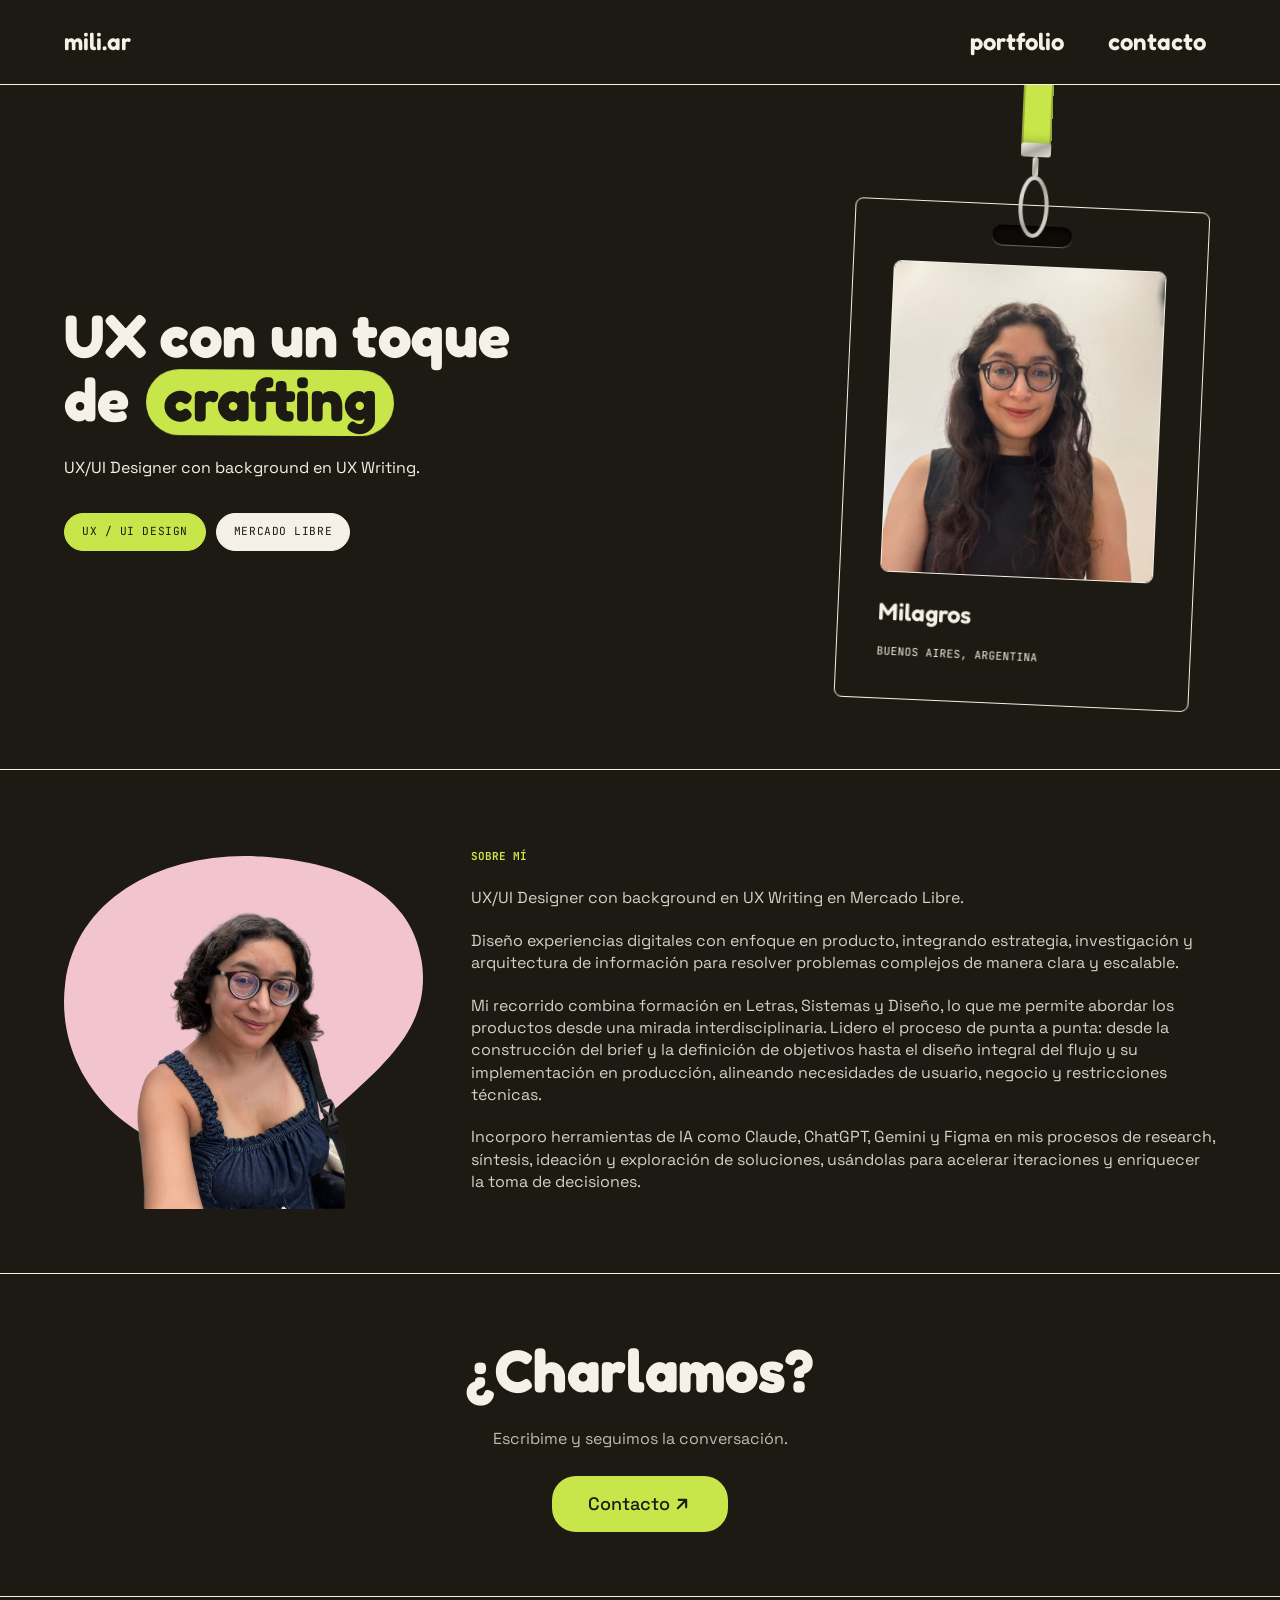
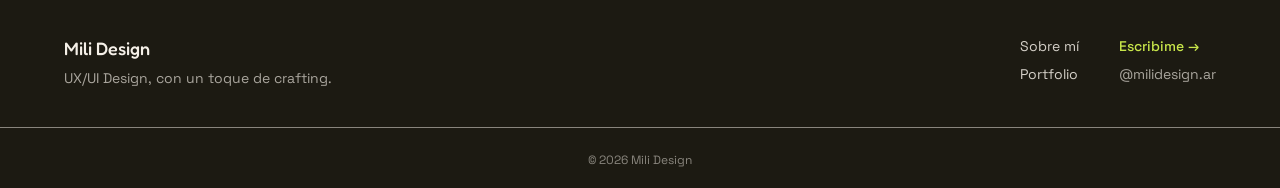
<file: index.html>
<!doctype html>
<html lang="es">
  <head>
    <meta charset="utf-8" />
    <meta name="viewport" content="width=device-width, initial-scale=1" />
    <title>mili.ar — UX/UI Designer</title>
    <meta name="description" content="Milagros, UX/UI Designer con background en UX Writing. UX con un toque de crafting." />
    <meta name="theme-color" content="#1c1a12" />
    <meta property="og:title" content="mili.ar — UX/UI Designer" />
    <meta property="og:description" content="UX con un toque de crafting." />
    <meta property="og:type" content="website" />

    <link rel="preconnect" href="https://fonts.googleapis.com" />
    <link rel="preconnect" href="https://fonts.gstatic.com" crossorigin />
    <link
      href="https://fonts.googleapis.com/css2?family=Fredoka:wght@500;600;700&family=JetBrains+Mono:wght@400&family=Space+Grotesk:wght@400;500&display=swap"
      rel="stylesheet"
    />
    <link rel="stylesheet" href="css/main.css" />
    <script>document.documentElement.classList.add("js");</script>
    <script type="module" src="js/main.js"></script>
  </head>
  <body>
    <a class="skip-link" href="#contenido">Saltar al contenido</a>

    <header class="nav">
      <div class="container nav__inner">
        <a class="nav__logo" href="index.html" aria-label="mili.ar, inicio">mili.ar</a>
        <nav aria-label="Principal">
          <ul class="nav__list">
            <li><a class="nav__link" href="portfolio.html">portfolio</a></li>
            <!-- V2: <li><a class="nav__link" href="sobre-mi.html">sobre mí</a></li> -->
            <li><a class="nav__link" href="contacto.html">contacto</a></li>
          </ul>
        </nav>
      </div>
    </header>

    <main id="contenido">
      <section class="hero" aria-labelledby="hero-title">
        <div class="container hero__inner">
          <div class="hero__content">
            <div class="hero__text">
              <h1 class="hero__title" id="hero-title">
                UX con un toque de <span class="highlight">crafting</span>
              </h1>
              <p>UX/UI Designer con background en UX Writing.</p>
            </div>
            <ul class="pill-list" aria-label="Áreas">
              <li><span class="pill pill--lima">UX / UI Design</span></li>
              <li><span class="pill">Mercado Libre</span></li>
            </ul>
          </div>

          <!-- Credencial colgante: se puede agarrar y soltar (js/components/badge.js) -->
          <div class="badge" data-badge>
            <span class="badge__pivot" aria-hidden="true"></span>
            <div class="badge__strap" aria-hidden="true"></div>
            <svg class="badge__clasp" viewBox="0 0 34 100" fill="none" aria-hidden="true">
              <defs>
                <linearGradient id="metal" x1="0" y1="0" x2="1" y2="1">
                  <stop offset="0" stop-color="#f4f2ec" />
                  <stop offset="0.5" stop-color="#a9a79e" />
                  <stop offset="1" stop-color="#e3e0d6" />
                </linearGradient>
              </defs>
              <rect x="2" y="0" width="30" height="14" rx="3" fill="url(#metal)" />
              <rect x="14" y="14" width="6" height="20" rx="3" fill="url(#metal)" />
              <ellipse cx="17" cy="64" rx="13" ry="29" stroke="url(#metal)" stroke-width="4" />
            </svg>

            <figure class="badge__card" style="margin: 0">
              <div class="badge__inner">
                <div class="badge__slot" aria-hidden="true"></div>
                <div class="badge__body">
                  <img
                    class="badge__photo"
                    src="assets/img/mili-credencial.jpg"
                    alt="Retrato de Milagros"
                    width="768"
                    height="1024"
                    draggable="false"
                  />
                  <figcaption class="badge__text">
                    <span class="badge__name">Milagros</span>
                    <span class="badge__location">Buenos Aires, Argentina</span>
                  </figcaption>
                </div>
              </div>
              <span class="badge__glare" aria-hidden="true"></span>
            </figure>
          </div>
        </div>
      </section>

      <div class="section" id="sobre-mi" aria-labelledby="about-label">
        <div class="container about">
          <div class="about__visual" data-reveal>
            <img class="about__blob" src="assets/img/blob-sobre-mi.svg" alt="" width="359" height="300" />
            <div class="about__photo">
              <img src="assets/img/mili-sobre-mi.png" alt="Milagros sonriendo" width="1125" height="1500" loading="lazy" />
            </div>
          </div>

          <div class="about__text" data-reveal data-reveal-delay="1">
            <h2 class="t-label about__label" id="about-label">Sobre mí</h2>
            <div class="about__body">
              <div class="about__copy">
                <p>UX/UI Designer con background en UX Writing en Mercado Libre.</p>
                <p>
                  Diseño experiencias digitales con enfoque en producto, integrando estrategia, investigación y
                  arquitectura de información para resolver problemas complejos de manera clara y escalable.
                </p>
                <p>
                  Mi recorrido combina formación en Letras, Sistemas y Diseño, lo que me permite abordar los productos
                  desde una mirada interdisciplinaria. Lidero el proceso de punta a punta: desde la construcción del
                  brief y la definición de objetivos hasta el diseño integral del flujo y su implementación en
                  producción, alineando necesidades de usuario, negocio y restricciones técnicas.
                </p>
                <p>
                  Incorporo herramientas de IA como Claude, ChatGPT, Gemini y Figma en mis procesos de research,
                  síntesis, ideación y exploración de soluciones, usándolas para acelerar iteraciones y enriquecer la
                  toma de decisiones.
                </p>
              </div>
              <!-- V2: sumar acá el botón "Conocer más" apuntando a sobre-mi.html -->
            </div>
          </div>
        </div>
      </div>

      <section class="section" aria-labelledby="closing-title">
        <div class="container closing" data-reveal>
          <h2 class="t-display" id="closing-title">¿Charlamos?</h2>
          <p class="closing__text">Escribime y seguimos la conversación.</p>
          <a class="btn" href="contacto.html">Contacto</a>
        </div>
      </section>
    </main>

    <footer class="footer">
      <div class="container footer__main">
        <div class="footer__brand">
          <p class="footer__brand-name">Mili Design</p>
          <p class="footer__brand-tagline">UX/UI Design, con un toque de crafting.</p>
        </div>
        <ul class="footer__col">
          <li><a href="index.html#sobre-mi">Sobre mí</a></li>
          <li><a href="portfolio.html">Portfolio</a></li>
        </ul>
        <ul class="footer__col">
          <li><a class="footer__cta" href="contacto.html">Escribime →</a></li>
          <li><a class="footer__handle" href="https://www.instagram.com/milidesign.ar/" target="_blank" rel="noopener noreferrer">@milidesign.ar</a></li>
        </ul>
      </div>
      <p class="footer__bottom">© 2026 Mili Design</p>
    </footer>
  </body>
</html>
</file>
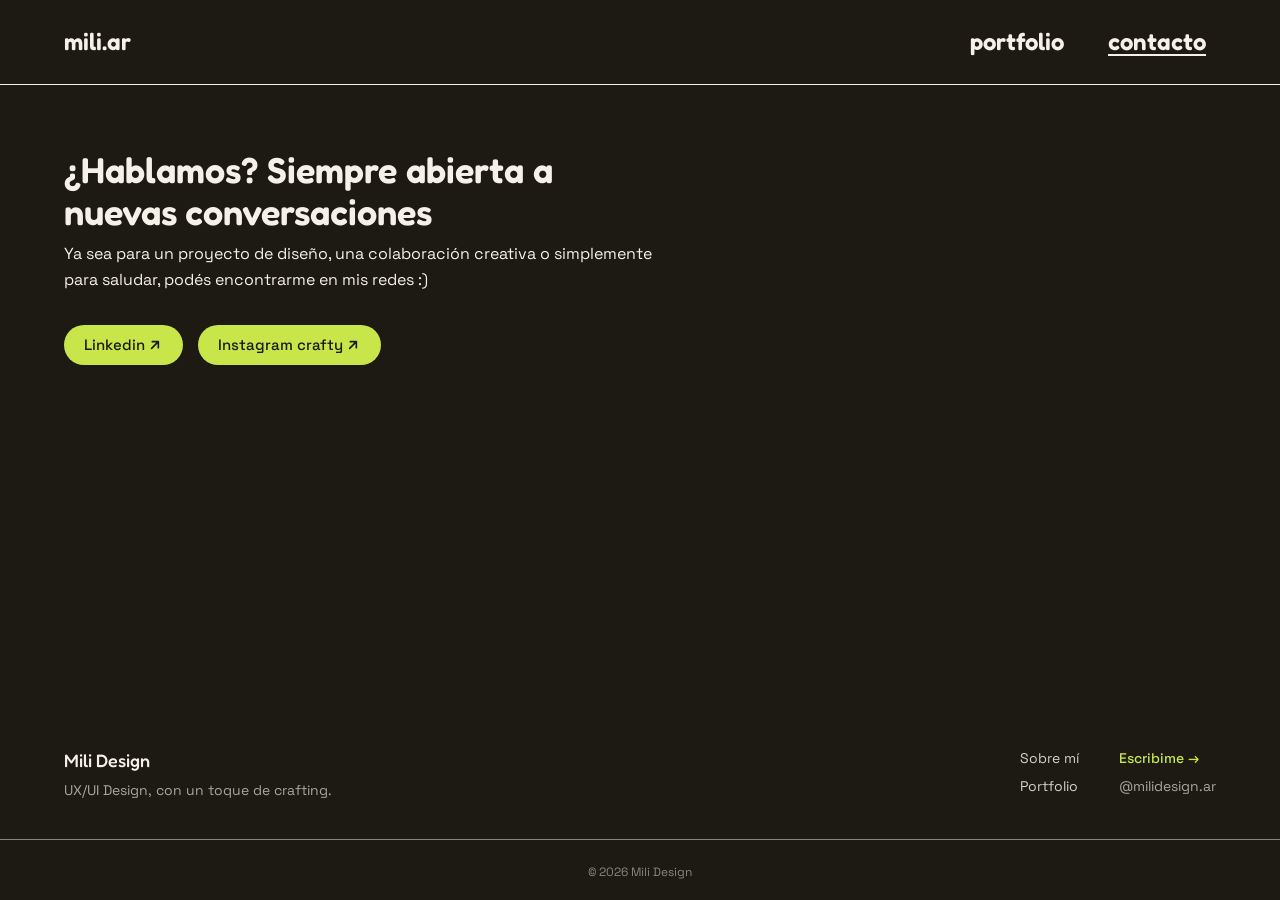
<file: contacto.html>
<!doctype html>
<html lang="es">
  <head>
    <meta charset="utf-8" />
    <meta name="viewport" content="width=device-width, initial-scale=1" />
    <title>Contacto — mili.ar</title>
    <meta name="description" content="¿Hablamos? Siempre abierta a nuevas conversaciones." />
    <meta name="theme-color" content="#1c1a12" />

    <link rel="preconnect" href="https://fonts.googleapis.com" />
    <link rel="preconnect" href="https://fonts.gstatic.com" crossorigin />
    <link
      href="https://fonts.googleapis.com/css2?family=Fredoka:wght@500;600;700&family=JetBrains+Mono:wght@400&family=Space+Grotesk:wght@400;500&display=swap"
      rel="stylesheet"
    />
    <link rel="stylesheet" href="css/main.css" />
    <script>document.documentElement.classList.add("js");</script>
    <script type="module" src="js/main.js"></script>
  </head>
  <body>
    <a class="skip-link" href="#contenido">Saltar al contenido</a>

    <header class="nav">
      <div class="container nav__inner">
        <a class="nav__logo" href="index.html" aria-label="mili.ar, inicio">mili.ar</a>
        <nav aria-label="Principal">
          <ul class="nav__list">
            <li><a class="nav__link" href="portfolio.html">portfolio</a></li>
            <!-- V2: <li><a class="nav__link" href="sobre-mi.html">sobre mí</a></li> -->
            <li><a class="nav__link" href="contacto.html" aria-current="page">contacto</a></li>
          </ul>
        </nav>
      </div>
    </header>

    <main id="contenido">
      <div class="container section--page">
        <section class="contact" aria-labelledby="contact-title">
          <div class="contact__intro">
            <h1 class="t-h1" id="contact-title">¿Hablamos? Siempre abierta a nuevas conversaciones</h1>
            <p>
              Ya sea para un proyecto de diseño, una colaboración creativa o simplemente para saludar, podés
              encontrarme en mis redes :)
            </p>
          </div>
          <div class="contact__actions">
            <a class="btn btn--sm" href="https://www.linkedin.com/in/milagrosjuarez-uxwriter/" target="_blank" rel="noopener noreferrer">Linkedin</a>
            <a class="btn btn--sm" href="https://www.instagram.com/milidesign.ar/" target="_blank" rel="noopener noreferrer">Instagram crafty</a>
          </div>
        </section>
      </div>
    </main>

    <footer class="footer">
      <div class="container footer__main">
        <div class="footer__brand">
          <p class="footer__brand-name">Mili Design</p>
          <p class="footer__brand-tagline">UX/UI Design, con un toque de crafting.</p>
        </div>
        <ul class="footer__col">
          <li><a href="index.html#sobre-mi">Sobre mí</a></li>
          <li><a href="portfolio.html">Portfolio</a></li>
        </ul>
        <ul class="footer__col">
          <li><a class="footer__cta" href="contacto.html">Escribime →</a></li>
          <li><a class="footer__handle" href="https://www.instagram.com/milidesign.ar/" target="_blank" rel="noopener noreferrer">@milidesign.ar</a></li>
        </ul>
      </div>
      <p class="footer__bottom">© 2026 Mili Design</p>
    </footer>
  </body>
</html>
</file>
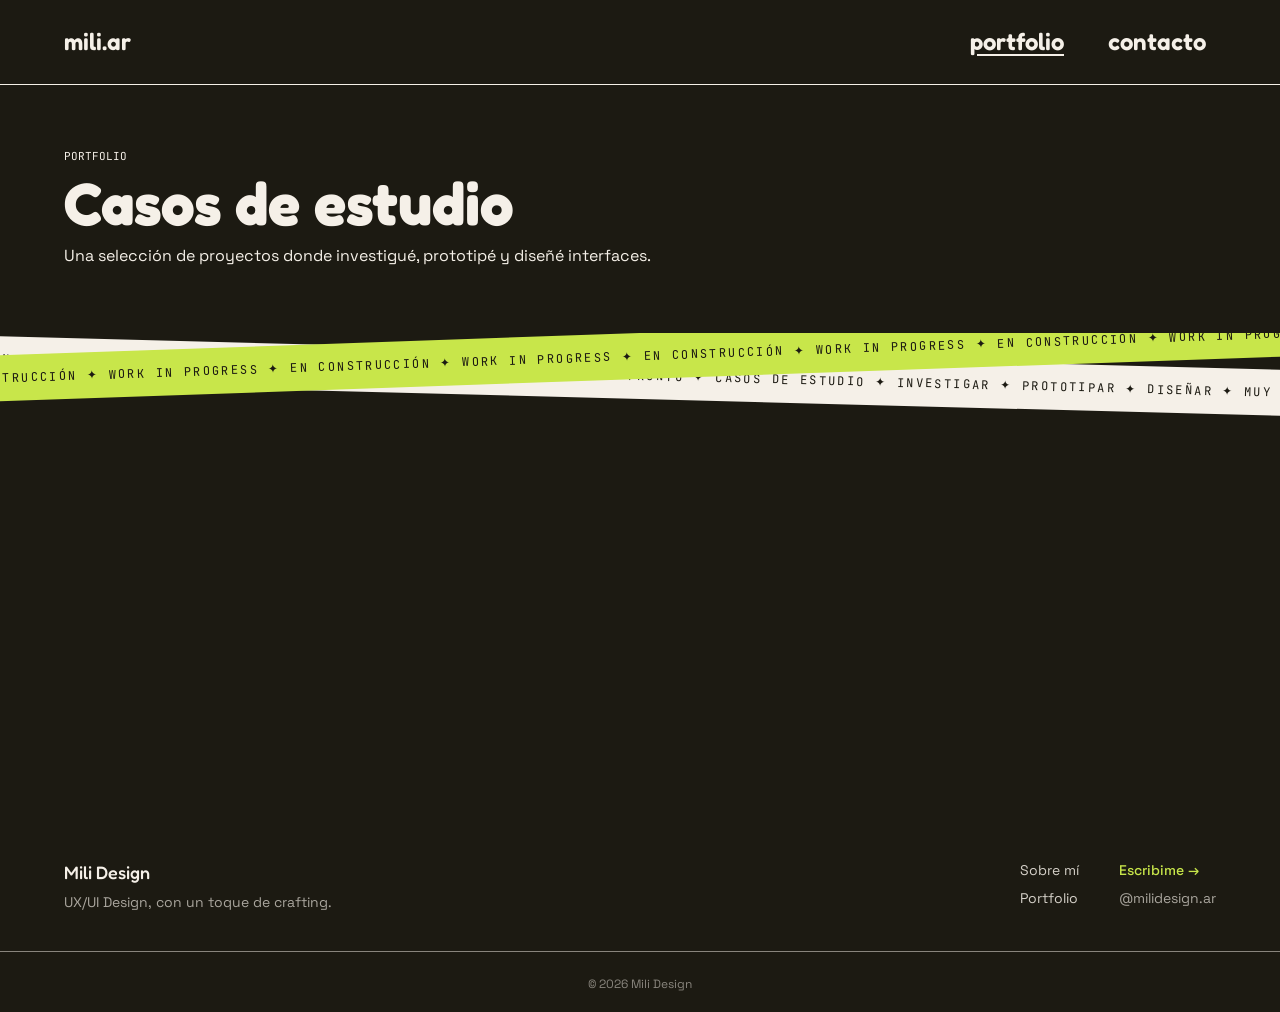
<file: portfolio.html>
<!doctype html>
<html lang="es">
  <head>
    <meta charset="utf-8" />
    <meta name="viewport" content="width=device-width, initial-scale=1" />
    <title>Portfolio — mili.ar</title>
    <meta name="description" content="Casos de estudio de UX/UI de Milagros. Próximamente." />
    <meta name="theme-color" content="#1c1a12" />

    <link rel="preconnect" href="https://fonts.googleapis.com" />
    <link rel="preconnect" href="https://fonts.gstatic.com" crossorigin />
    <link
      href="https://fonts.googleapis.com/css2?family=Fredoka:wght@500;600;700&family=JetBrains+Mono:wght@400&family=Space+Grotesk:wght@400;500&display=swap"
      rel="stylesheet"
    />
    <link rel="stylesheet" href="css/main.css" />
    <script>document.documentElement.classList.add("js");</script>
    <script type="module" src="js/main.js"></script>
  </head>
  <body>
    <a class="skip-link" href="#contenido">Saltar al contenido</a>

    <header class="nav">
      <div class="container nav__inner">
        <a class="nav__logo" href="index.html" aria-label="mili.ar, inicio">mili.ar</a>
        <nav aria-label="Principal">
          <ul class="nav__list">
            <li><a class="nav__link" href="portfolio.html" aria-current="page">portfolio</a></li>
            <!-- V2: <li><a class="nav__link" href="sobre-mi.html">sobre mí</a></li> -->
            <li><a class="nav__link" href="contacto.html">contacto</a></li>
          </ul>
        </nav>
      </div>
    </header>

    <main id="contenido">
      <div class="container section--page">
        <header class="page-header">
          <p class="t-label page-header__eyebrow">Portfolio</p>
          <h1 class="t-display">Casos de estudio</h1>
          <p>Una selección de proyectos donde investigué, prototipé y diseñé interfaces.</p>
        </header>
      </div>

      <!-- Decorativo. V2: reemplazar toda esta sección por la grilla de cards reales (components/card.css) -->
      <div class="wip" aria-hidden="true">
        <div class="tape">
          <div class="tape__track">
            <span>EN CONSTRUCCIÓN ✦ WORK IN PROGRESS ✦ EN CONSTRUCCIÓN ✦ WORK IN PROGRESS ✦ EN CONSTRUCCIÓN ✦ WORK IN PROGRESS ✦ EN CONSTRUCCIÓN ✦ WORK IN PROGRESS ✦ EN CONSTRUCCIÓN ✦ WORK IN PROGRESS ✦ EN CONSTRUCCIÓN ✦ WORK IN PROGRESS ✦ EN CONSTRUCCIÓN ✦ WORK IN PROGRESS ✦ EN CONSTRUCCIÓN ✦ WORK IN PROGRESS ✦ </span>
            <span>EN CONSTRUCCIÓN ✦ WORK IN PROGRESS ✦ EN CONSTRUCCIÓN ✦ WORK IN PROGRESS ✦ EN CONSTRUCCIÓN ✦ WORK IN PROGRESS ✦ EN CONSTRUCCIÓN ✦ WORK IN PROGRESS ✦ EN CONSTRUCCIÓN ✦ WORK IN PROGRESS ✦ EN CONSTRUCCIÓN ✦ WORK IN PROGRESS ✦ EN CONSTRUCCIÓN ✦ WORK IN PROGRESS ✦ EN CONSTRUCCIÓN ✦ WORK IN PROGRESS ✦ </span>
          </div>
        </div>
        <div class="tape tape--alt">
          <div class="tape__track">
            <span>MUY PRONTO ✦ CASOS DE ESTUDIO ✦ INVESTIGAR ✦ PROTOTIPAR ✦ DISEÑAR ✦ MUY PRONTO ✦ CASOS DE ESTUDIO ✦ INVESTIGAR ✦ PROTOTIPAR ✦ DISEÑAR ✦ MUY PRONTO ✦ CASOS DE ESTUDIO ✦ INVESTIGAR ✦ PROTOTIPAR ✦ DISEÑAR ✦ </span>
            <span>MUY PRONTO ✦ CASOS DE ESTUDIO ✦ INVESTIGAR ✦ PROTOTIPAR ✦ DISEÑAR ✦ MUY PRONTO ✦ CASOS DE ESTUDIO ✦ INVESTIGAR ✦ PROTOTIPAR ✦ DISEÑAR ✦ MUY PRONTO ✦ CASOS DE ESTUDIO ✦ INVESTIGAR ✦ PROTOTIPAR ✦ DISEÑAR ✦ </span>
          </div>
        </div>

        <div class="container">
          <ul class="wip__grid">
            <li class="wip-card" style="--i: 0">
              <svg class="wip-card__frame"><rect pathLength="1" /></svg>
              <div class="wip-card__img"></div>
              <span class="wip-card__stamp t-label">Caso 01 · investigando</span>
              <div class="wip-card__lines"><span></span><span></span><span></span></div>
            </li>
            <li class="wip-card" style="--i: 1">
              <svg class="wip-card__frame"><rect pathLength="1" /></svg>
              <div class="wip-card__img"></div>
              <span class="wip-card__stamp t-label">Caso 02 · prototipando</span>
              <div class="wip-card__lines"><span></span><span></span><span></span></div>
            </li>
            <li class="wip-card" style="--i: 2">
              <svg class="wip-card__frame"><rect pathLength="1" /></svg>
              <div class="wip-card__img"></div>
              <span class="wip-card__stamp t-label">Caso 03 · diseñando</span>
              <div class="wip-card__lines"><span></span><span></span><span></span></div>
            </li>
          </ul>
        </div>
      </div>
    </main>

    <footer class="footer">
      <div class="container footer__main">
        <div class="footer__brand">
          <p class="footer__brand-name">Mili Design</p>
          <p class="footer__brand-tagline">UX/UI Design, con un toque de crafting.</p>
        </div>
        <ul class="footer__col">
          <li><a href="index.html#sobre-mi">Sobre mí</a></li>
          <li><a href="portfolio.html">Portfolio</a></li>
        </ul>
        <ul class="footer__col">
          <li><a class="footer__cta" href="contacto.html">Escribime →</a></li>
          <li><a class="footer__handle" href="https://www.instagram.com/milidesign.ar/" target="_blank" rel="noopener noreferrer">@milidesign.ar</a></li>
        </ul>
      </div>
      <p class="footer__bottom">© 2026 Mili Design</p>
    </footer>
  </body>
</html>
</file>
<file: css/main.css>
/* Punto de entrada de estilos. El orden importa: tokens → base → componentes → páginas. */

@import "tokens.css";
@import "base.css";

@import "components/nav.css";
@import "components/footer.css";
@import "components/button.css";
@import "components/pill.css";
@import "components/badge.css";
@import "components/animations.css";
@import "components/wip.css";

@import "pages/home.css";
@import "pages/portfolio.css";
@import "pages/contact.css";
</file>
